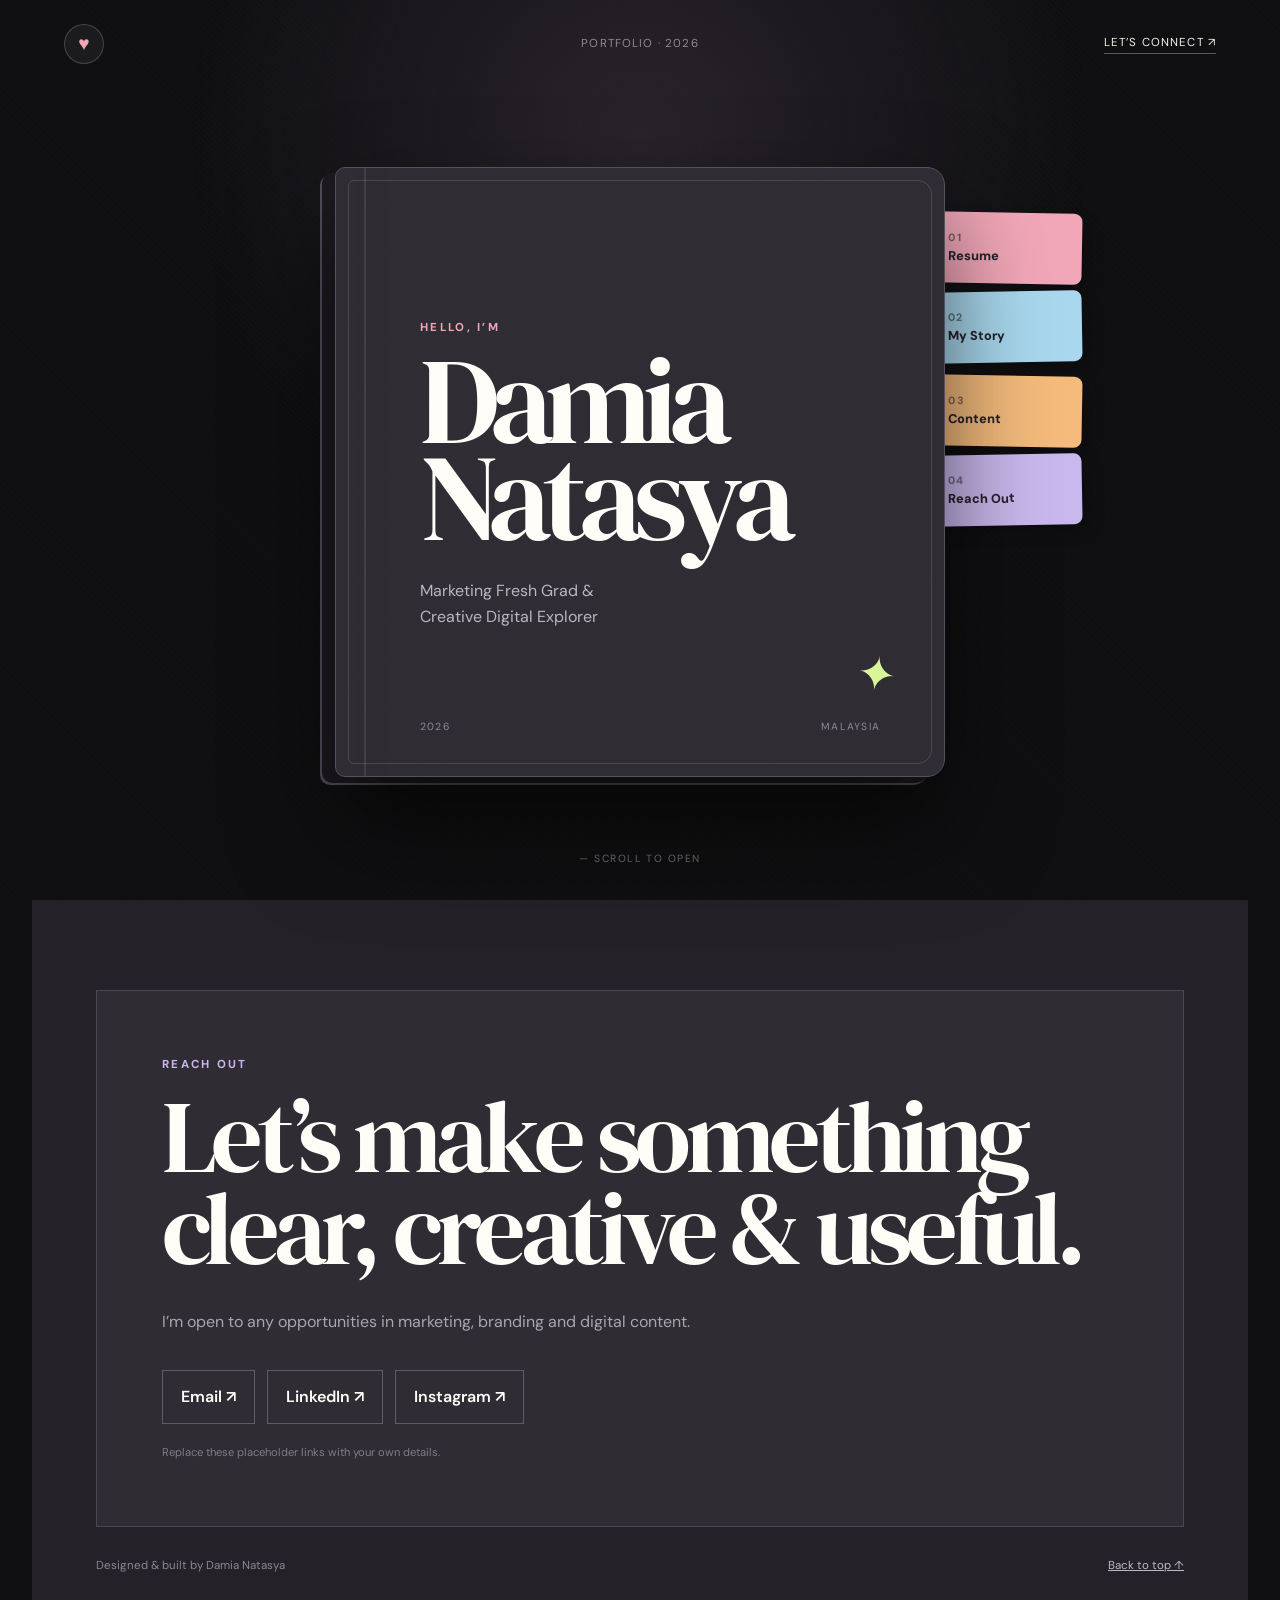
<file: index.html>
<!DOCTYPE html>
<html lang="en">
<head>
  <meta charset="UTF-8">
  <meta name="viewport" content="width=device-width, initial-scale=1.0">
  <meta name="description" content="Marketing and creative portfolio of Damia Natasya.">
  <title>Damia Natasya | Portfolio</title>
  <link rel="preconnect" href="https://fonts.googleapis.com">
  <link rel="preconnect" href="https://fonts.gstatic.com" crossorigin>
  <link href="https://fonts.googleapis.com/css2?family=DM+Sans:wght@400;500;600;700&family=DM+Serif+Display:ital@0;1&display=swap" rel="stylesheet">
  <link rel="stylesheet" href="style.css">
  <script src="script.js" defer></script>
</head>
<body>
  <a class="skip-link" href="#main-content">Skip to content</a>
  <header class="topbar">
    <a class="brand" href="index.html" aria-label="Back to home">♥</a>
    <p>Portfolio · 2026</p>
    <a class="topbar-link" href="index.html#reach-out">Let’s connect ↗</a>
  </header>

  <main id="main-content">
    <section class="hero" id="home" aria-labelledby="hero-title">
      <div class="book-scene reveal">
        <nav class="sticky-tabs" aria-label="Portfolio sections">
          <a class="tab pink" href="resume.html"><small>01</small>Resume</a>
          <a class="tab blue" href="story.html"><small>02</small>My Story</a>
          <a class="tab orange" href="content.html"><small>03</small>Content</a>
          <a class="tab purple" href="#reach-out"><small>04</small>Reach Out</a>
        </nav>
        <article class="book-cover">
          <div class="binding" aria-hidden="true"></div>
          <div class="cover-label">
            <p class="eyebrow">Hello, I’m</p>
            <h1 id="hero-title">Damia<br>Natasya</h1>
            <p class="role">Marketing Fresh Grad &amp;<br>Creative Digital Explorer</p>
          </div>
          <div class="cover-footer"><span>2026</span><span>Malaysia</span></div>
          <div class="spark" aria-hidden="true">✦</div>
        </article>
      </div>
      <p class="scroll-cue">— scroll to open</p>
    </section>

    <section class="contact reveal" id="reach-out" aria-labelledby="contact-title">
      <div class="contact-card"><p class="eyebrow">Reach out</p><h2 id="contact-title">Let’s make something<br>clear, creative &amp; useful.</h2><p>I’m open to any opportunities in marketing, branding and digital content.</p><div class="contact-links">
        <a href="mailto:damianatasyaqq@gmail.com">Email ↗</a>
        <a href="https://www.linkedin.com/in/damia-natasya-qaiyisa-8354473a7/" target="_blank" rel="noopener noreferrer">LinkedIn ↗</a>
        <a href="https://www.instagram.com/miaaasksksk/" target="_blank" rel="noopener noreferrer">Instagram ↗</a></div><small class="edit-note">Replace these placeholder links with your own details.</small></div>
      <footer><span>Designed &amp; built by Damia Natasya</span><a href="#home">Back to top ↑</a></footer>
    </section>
  </main>
</body>
</html>
</file>
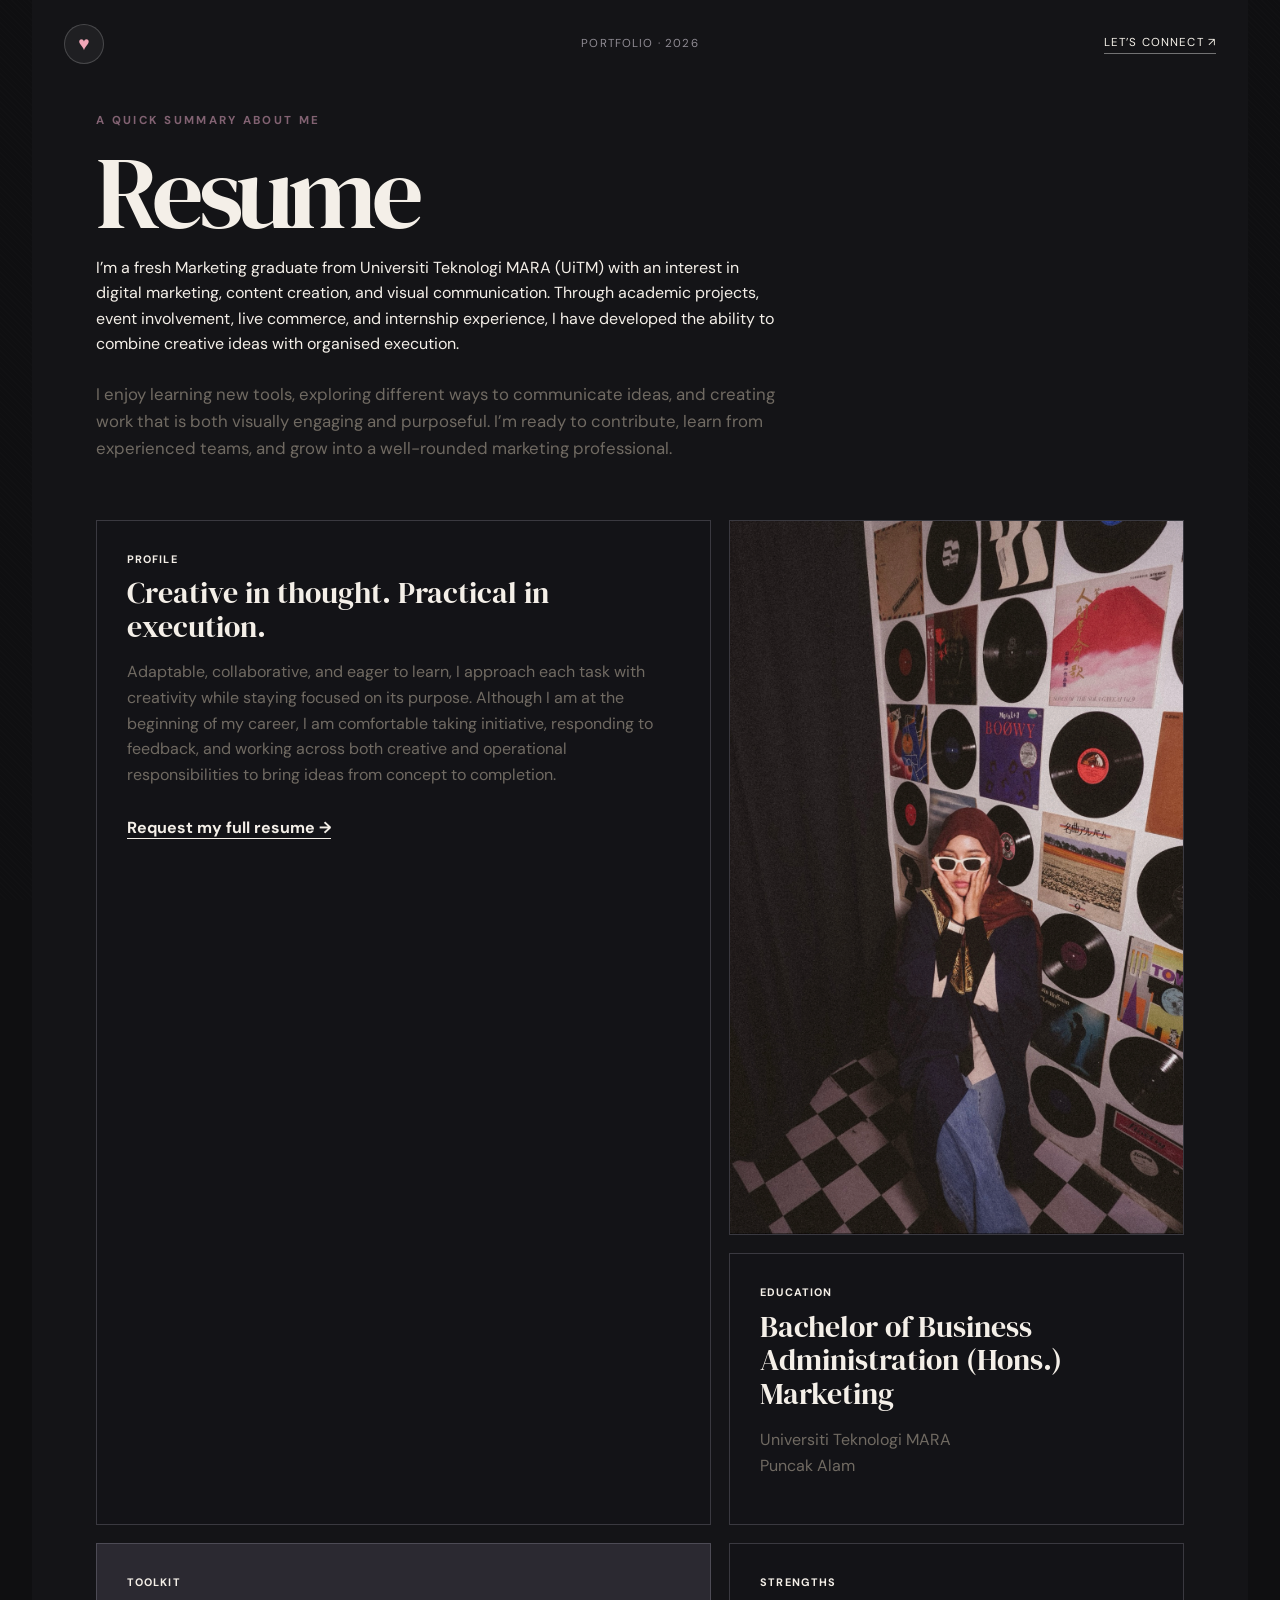
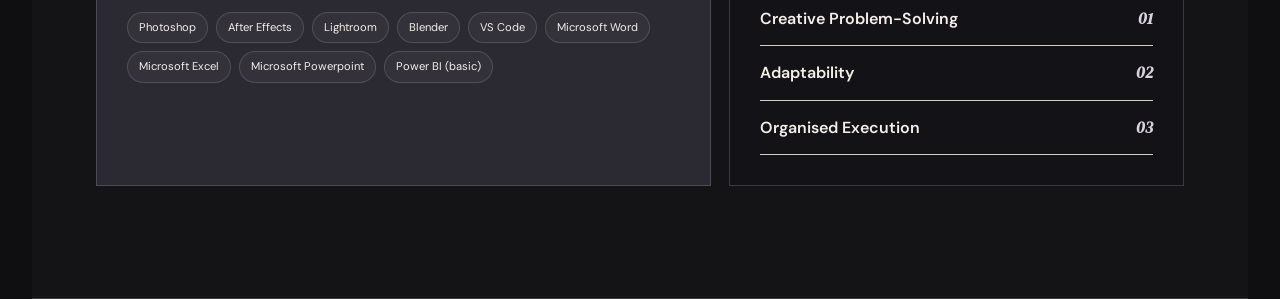
<file: resume.html>
<!DOCTYPE html>
<html lang="en">
<head>
  <meta charset="UTF-8">
  <meta name="viewport" content="width=device-width, initial-scale=1.0">
  <meta name="description" content="Marketing and creative portfolio of Damia Natasya.">
  <title>Damia Natasya | Portfolio</title>
  <link rel="preconnect" href="https://fonts.googleapis.com">
  <link rel="preconnect" href="https://fonts.gstatic.com" crossorigin>
  <link href="https://fonts.googleapis.com/css2?family=DM+Sans:wght@400;500;600;700&family=DM+Serif+Display:ital@0;1&display=swap" rel="stylesheet">
  <link rel="stylesheet" href="style.css">
  <script src="script.js" defer></script>
</head>
<body class="dark-page">
  <a class="skip-link" href="#main-content">Skip to content</a>
  <header class="topbar">
    <a class="brand" href="index.html" aria-label="Back to home">♥</a>
    <p>Portfolio · 2026</p>
    <a class="topbar-link" href="index.html#reach-out">Let’s connect ↗</a>
  </header>

  <section class="paper reveal" id="resume" aria-labelledby="resume-title">
      <span class="section-number"></span>
      <header class="section-heading">
        <p class="eyebrow">A quick summary about me</p><h2 id="resume-title">Resume</h2>
        <p>I’m a fresh Marketing graduate from Universiti Teknologi MARA (UiTM) with an interest in digital marketing, content creation, and visual communication. Through academic projects, event involvement, live commerce, and internship experience, I have developed the ability to combine creative ideas with organised execution.</p>
        <p>I enjoy learning new tools, exploring different ways to communicate ideas, and creating work that is both visually engaging and purposeful. I’m ready to contribute, learn from experienced teams, and grow into a well-rounded marketing professional.</p>
      </header>
      <div class="resume-grid">
        <article class="card intro-card">
          <p class="label">Profile</p>
          <h3>Creative in thought. Practical in execution.</h3>
          <p>Adaptable, collaborative, and eager to learn, I approach each task with creativity while staying focused on its purpose. Although I am at the beginning of my career, I am comfortable taking initiative, responding to feedback, and working across both creative and operational responsibilities to bring ideas from concept to completion.</p>
            <a href="index.html#reach-out">Request my full resume →</a></article>
        <div class="resume-side">
          <article class="card photo-card reveal">
            <img src="IMG_6069.webp" alt="my portrait">
          </article>
          <article class="card"><p class="label">Education</p><h3>Bachelor of Business Administration (Hons.) Marketing</h3><p>Universiti Teknologi MARA<br>Puncak Alam</p></article>
        </div>
        <article class="card accent"><p class="label">Toolkit</p><ul class="tags"><li>Photoshop</li><li>After Effects</li><li>Lightroom</li><li>Blender</li><li>VS Code</li><li>Microsoft Word</li><li>Microsoft Excel</li><li>Microsoft Powerpoint</li><li>Power BI (basic)</li></ul></article>
        <article class="card skills"><p class="label">Strengths</p><div><span>Creative Problem-Solving</span><i>01</i></div><div><span>Adaptability</span><i>02</i></div><div><span>Organised Execution</span><i>03</i></div></article>
      </div>
    </section>
</file>
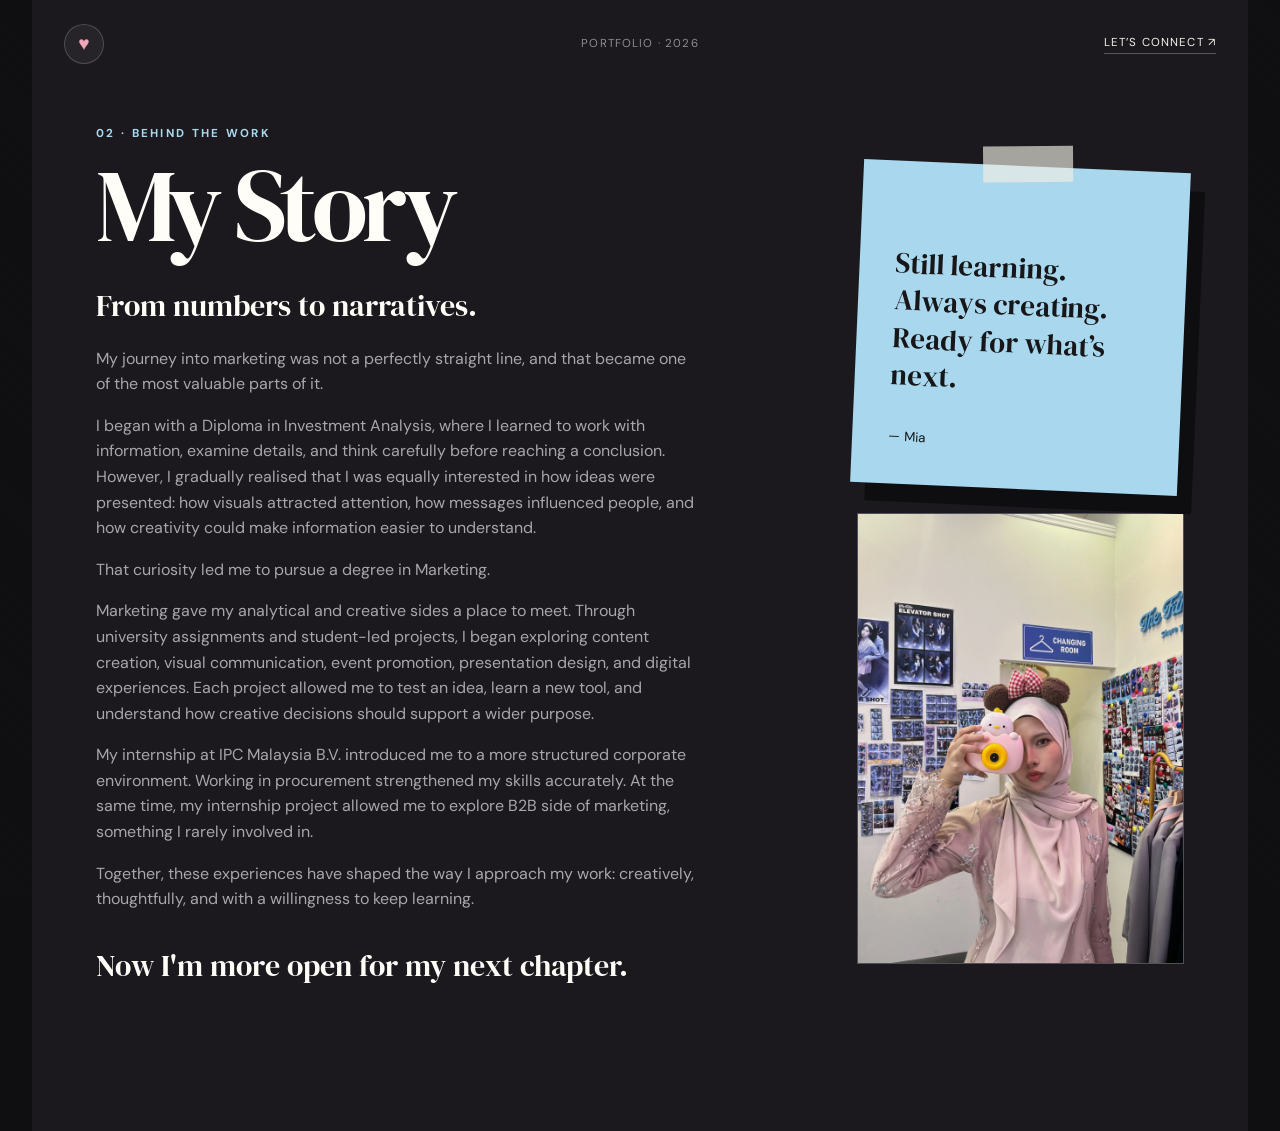
<file: story.html>
<!DOCTYPE html>
<html lang="en">
<head>
  <meta charset="UTF-8">
  <meta name="viewport" content="width=device-width, initial-scale=1.0">
  <meta name="description" content="Marketing and creative portfolio of Damia Natasya.">
  <title>Damia Natasya | Portfolio</title>
  <link rel="preconnect" href="https://fonts.googleapis.com">
  <link rel="preconnect" href="https://fonts.gstatic.com" crossorigin>
  <link href="https://fonts.googleapis.com/css2?family=DM+Sans:wght@400;500;600;700&family=DM+Serif+Display:ital@0;1&display=swap" rel="stylesheet">
  <link rel="stylesheet" href="style.css">
  <script src="script.js" defer></script>
</head>
<body>
  <a class="skip-link" href="#main-content">Skip to content</a>
  <header class="topbar">
    <a class="brand" href="index.html" aria-label="Back to home">♥</a>
    <p>Portfolio · 2026</p>
    <a class="topbar-link" href="index.html#reach-out">Let’s connect ↗</a>
  </header>

  <section class="story reveal" id="my-story" aria-labelledby="story-title">
      <div class="story-copy"><p class="eyebrow">02 · Behind the work</p>
        <h2 id="story-title">My Story</h2>
        <p class="lead">From numbers to narratives.</p>
        <p>My journey into marketing was not a perfectly straight line, and that became one of the most valuable parts of it.</p>
        <p>I began with a Diploma in Investment Analysis, where I learned to work with information, examine details, and think carefully before reaching a conclusion. However, I gradually realised that I was equally interested in how ideas were presented: how visuals attracted attention, how messages influenced people, and how creativity could make information easier to understand.</p>
        <p>That curiosity led me to pursue a degree in Marketing.</p>
        <p>Marketing gave my analytical and creative sides a place to meet. Through university assignments and student-led projects, I began exploring content creation, visual communication, event promotion, presentation design, and digital experiences. Each project allowed me to test an idea, learn a new tool, and understand how creative decisions should support a wider purpose.</p>
        <p>My internship at IPC Malaysia B.V. introduced me to a more structured corporate environment. Working in procurement strengthened my skills accurately. At the same time, my internship project allowed me to explore B2B side of marketing, something I rarely involved in.</p>
        <p>Together, these experiences have shaped the way I approach my work: creatively, thoughtfully, and with a willingness to keep learning.</p>
        <p class="lead">Now I'm more open for my next chapter.</p>
      </div>
      <div class="story-side">
        <aside class="story-note"><span class="tape"></span><p>Still learning.<br>Always creating.<br>Ready for what’s next.</p><small>— Mia</small></aside>
        <figure class="story-photo reveal">
          <img src="IMG_2775.webp" alt="my portrait">
        </figure>
      </div>
    </section>
</file>
<file: style.css>
:root{--ink:#171719;--night:#0f0f11;--paper:#f2eee5;--muted:#706a62;--lime:#d9f59a;--pink:#f2a7b8;--blue:#a9d8ee;--orange:#f4bb7c;--purple:#c9b8ed;--serif:"DM Serif Display",Georgia,serif;--sans:"DM Sans",Arial,sans-serif}*{box-sizing:border-box}html{scroll-behavior:smooth}body{margin:0;background:var(--night);color:var(--ink);font-family:var(--sans);line-height:1.6;overflow-x:hidden}body:before{content:"";position:fixed;inset:0;z-index:-1;pointer-events:none;background:radial-gradient(circle at 50% 15%,#29242b 0,transparent 45%),repeating-linear-gradient(45deg,rgba(255,255,255,.012) 0 1px,transparent 1px 4px)}a{color:inherit}.skip-link{position:fixed;z-index:100;top:12px;left:12px;padding:10px 14px;transform:translateY(-160%);background:var(--lime);font-weight:700}.skip-link:focus{transform:none}.topbar{position:absolute;z-index:10;top:0;left:0;width:100%;padding:24px 5vw;display:grid;grid-template-columns:1fr auto 1fr;align-items:center;color:#f5f1e9;font-size:.72rem;letter-spacing:.1em;text-transform:uppercase}.brand{display:inline-flex;align-items:center;justify-content:center;width:2.5rem;height:2.5rem;border-radius:50%;background:rgba(255,255,255,.05);border:1px solid rgba(255,255,255,.18);font-size:1.2rem;font-weight:700;line-height:1;text-decoration:none;letter-spacing:0;color:var(--pink);transition:transform .2s ease, box-shadow .2s ease}.brand:hover,.brand:focus-visible{transform:translateY(-1px);box-shadow:0 0 0 4px rgba(242,167,184,.15)}.topbar p{margin:0;color:#8f8b93}.topbar-link{justify-self:end;text-decoration:none;border-bottom:1px solid #59565d}.dark-page .topbar-link{color:#f5f1e9;border-color:rgba(255,255,255,.4)}.dark-page .paper,.dark-page .content,.dark-page .story,.dark-page .contact,.dark-page .card,.dark-page .project,.dark-page .story-note,.dark-page .content-strip article{background:rgba(19,19,23,.96);color:#f4efe8;border-color:rgba(214,209,227,.2);box-shadow:none}.dark-page .paper,.dark-page .content{background:#141417}.dark-page .section-heading h2,.dark-page .story h2,.dark-page .contact h2,.dark-page .card h3,.dark-page .project-info h3,.dark-page .story-note p,.dark-page .content-strip h3,.dark-page .story-copy p,.dark-page .contact-card p,.dark-page .contact-card a,.dark-page .project-info p,.dark-page .project-info small,.dark-page .card p,.dark-page .card li,.dark-page .card span,.dark-page .card i,.dark-page .story-note small,.dark-page .content-strip p,.dark-page .content-strip span,.dark-page .eyebrow,.dark-page .label,.dark-page .section-number{color:#f4efe8}.dark-page .eyebrow,.dark-page .label,.dark-page .section-number{color:#d7c8ff}.dark-page .card.accent{background:rgba(201,184,237,.12)}.dark-page .tags li{background:rgba(255,255,255,.04);border-color:rgba(214,209,227,.18);color:#f4efe8}.dark-page .skills i{color:#d7d2de}.dark-page .project-art{border-bottom-color:rgba(214,209,227,.2)}.dark-page .project-info small{background:rgba(255,255,255,.05);color:#e0d9f1}.dark-page .content-strip article{background:rgba(255,255,255,.02)}.dark-page .content-strip article:nth-child(2n){background:rgba(198,193,227,.12)}.dark-page .content-strip article:nth-child(3n){background:rgba(167,174,229,.1)}.dark-page .content-strip article:nth-child(4n){background:rgba(214,199,240,.08)}.dark-page .marquee{background:#c7c0e8;border-color:rgba(23,23,25,.12)}.dark-page .marquee div{color:#171719}.hero{min-height:100vh;padding:108px 8vw 64px;display:grid;place-items:center;position:relative;color:#fffdf8}.book-scene{position:relative;width:min(610px,72vw)}.book-cover{position:relative;z-index:2;min-height:610px;padding:62px 64px 40px 84px;overflow:hidden;display:flex;flex-direction:column;justify-content:space-between;background:#302c34;border:1px solid #57515d;border-radius:10px 18px 18px 10px;box-shadow:0 50px 100px #0009,-13px 6px 0 #1d1b20,-15px 8px 0 #56505c;isolation:isolate}.book-cover:before{content:"";position:absolute;inset:12px;border:1px solid #ffffff21;border-radius:6px 14px 14px 6px;z-index:-1}.book-cover:after{content:"";position:absolute;inset:0;opacity:.18;z-index:-2;background:repeating-linear-gradient(95deg,transparent 0 3px,#ffffff0a 3px 4px)}.binding{position:absolute;left:28px;inset-block:0;width:2px;background:#ffffff17;box-shadow:8px 0 18px #0003}.eyebrow{margin:0 0 16px;font-size:.72rem;font-weight:700;letter-spacing:.2em;text-transform:uppercase}.cover-label{margin:auto 0}.cover-label .eyebrow{color:var(--pink)}.cover-label h1{margin:0;color:#fffdf8;font:400 clamp(4.8rem,10vw,7.6rem)/.79 var(--serif);letter-spacing:-.065em}.role{margin:32px 0 0;color:#bbb6bf;line-height:1.65}.role + .role{margin-top:4px}.cover-footer{display:flex;justify-content:space-between;color:#8e8993;font-size:.65rem;letter-spacing:.12em;text-transform:uppercase}.spark{position:absolute;right:48px;bottom:62px;color:var(--lime);font-size:3rem;transform:rotate(10deg)}.sticky-tabs{position:absolute;z-index:1;top:44px;right:-137px;display:flex;flex-direction:column;gap:11px}.tab{width:165px;padding:17px 16px 16px 31px;color:#25222a;border-radius:3px 8px 8px 3px;text-decoration:none;font-size:.8rem;font-weight:800;box-shadow:8px 8px 15px #0003;transform-origin:left center;transition:.25s ease}.tab small{display:block;opacity:.55;letter-spacing:.14em}.tab:nth-child(odd){transform:rotate(1deg)}.tab:nth-child(even){transform:rotate(-1deg)}.tab:hover,.tab:focus-visible,.tab.active{transform:translateX(9px) rotate(.5deg);filter:brightness(1.05);outline:none}.pink{background:var(--pink)}.blue{background:var(--blue)}.lime{background:var(--lime)}.orange{background:var(--orange)}.purple{background:var(--purple)}.scroll-cue{position:absolute;bottom:22px;color:#77737a;font-size:.65rem;letter-spacing:.14em;text-transform:uppercase}.paper,.content,.story,.contact{position:relative;width:min(1240px,calc(100% - 5vw));margin:auto}.paper,.content{padding:112px max(5vw,42px);background:var(--paper)}.paper{border-bottom:1px solid #d2cabd}.section-number{position:absolute;top:44px;right:5vw;color:#aaa397;font:1rem var(--serif)}.section-heading{max-width:690px;margin-bottom:58px}.section-heading .eyebrow,.contact-card .eyebrow{color:#826272}.section-heading h2,.story h2,.contact h2{margin:0;font:400 clamp(3.7rem,8vw,7rem)/.9 var(--serif);letter-spacing:-.055em}.section-heading>p:last-child{margin:24px 0 0;color:var(--muted);font-size:1.05rem}.resume-grid{display:grid;grid-template-columns:1.15fr .85fr;gap:18px}.resume-side{display:grid;gap:18px}.card{min-height:230px;padding:30px;border:1px solid #cfc7ba;background:#ffffff52}.card h3,.project-info h3{margin:8px 0 14px;font:400 1.85rem/1.14 var(--serif)}.card p:not(.label),.project-info p:not(.label){color:var(--muted)}.label{margin:0;color:#8f887d;font-size:.66rem;font-weight:700;letter-spacing:.15em;text-transform:uppercase}.intro-card a{display:inline-block;margin-top:12px;font-weight:700;text-underline-offset:5px}.photo-card{padding:0;overflow:hidden;border:1px solid #cfc7ba;background:#f5f0ea;min-height:230px}.photo-card img,.story-photo img{display:block;width:100%;height:100%;object-fit:cover;opacity:0.96;transition:transform .7s ease,opacity .7s ease,filter .7s ease}.photo-card:hover img,.story-photo:hover img{transform:scale(1.04);opacity:.8;filter:saturate(1.1)}.accent{background:var(--lime);border-color:#c3dc8b}.tags{display:flex;flex-wrap:wrap;gap:8px;padding:0;margin:20px 0;list-style:none}.tags li,.project-info small{padding:6px 11px;border:1px solid #1717193b;border-radius:999px;font-size:.7rem}.skills div{display:flex;justify-content:space-between;padding:14px 0;border-bottom:1px solid #d4ccbf;font-weight:600}.skills i{color:#9c9589;font-family:var(--serif)}.story{padding:125px max(5vw,42px);display:grid;grid-template-columns:1.3fr .7fr;gap:12vw;align-items:center;color:#fffdf8;background:#1b191d}.story-copy{max-width:650px}.story-side{display:grid;gap:24px}.story .eyebrow{color:var(--blue)}.story .lead{margin:35px 0 22px;font:1.85rem/1.25 var(--serif)}.story-copy>p:not(.eyebrow):not(.lead){color:#aaa5ad}.story-note{position:relative;padding:55px 36px 35px;color:var(--ink);background:var(--blue);box-shadow:15px 18px 0 #0e0d0f;transform:rotate(2.5deg)}.story-note p{font:1.8rem/1.3 var(--serif)}.story-photo{margin:0;overflow:hidden;border:1px solid rgba(214,209,227,.25);background:#232227;min-height:250px}.story-photo img{min-height:250px}.tape{position:absolute;top:-20px;left:50%;width:90px;height:36px;transform:translateX(-50%) rotate(-3deg);background:#f2eee5a6}.split{display:flex;max-width:none;justify-content:space-between;gap:40px;align-items:end}.split>p{max-width:410px}.project-grid{display:grid;grid-template-columns:1fr 1fr;gap:22px}.project{border:1px solid #cec6b9;background:#eee8dc}.featured{grid-row:span 2}.project-art{min-height:230px;padding:25px;display:flex;flex-direction:column;justify-content:center;align-items:center;overflow:hidden}.featured .project-art{min-height:445px}.art-ipc{color:#f7e8e4;background:#7b394d}.art-ipc span{font:7rem/.8 var(--serif)}.art-ipc b{margin-left:120px;color:var(--lime);letter-spacing:.5em}.art-kick{color:#fff;background:repeating-linear-gradient(45deg,#121214 0 20px,#202025 20px 40px)}.art-kick span{font-size:3rem;font-weight:800;letter-spacing:-.08em}.art-kick b{color:var(--orange);letter-spacing:.45em}.art-bloom{color:#723c58;background:#e9a9c3}.art-bloom span{font:3rem var(--serif)}.art-bloom b{font-size:2rem}.project-info{padding:27px}.project-info small{display:inline-block;margin-top:8px}.content{background:var(--orange);overflow:hidden}.content .section-heading>p:last-child{color:#5f4f43}.content-strip{display:grid;grid-template-columns:repeat(4,1fr);border-block:1px solid #1717194d}.content-strip article{min-height:210px;padding:28px 25px;border-right:1px solid #1717194d}.content-strip article:last-child{border:0}.content-strip h3{margin:38px 0 5px}.content-strip p{color:#685344;font-size:.84rem}.marquee{width:calc(100% + 10vw);margin:100px -5vw -65px;overflow:hidden;white-space:nowrap;color:#1717192e;font:clamp(4rem,9vw,8rem)/1 var(--serif)}.marquee div{width:max-content;animation:marquee 28s linear infinite}@keyframes marquee{to{transform:translateX(-50%)}}.contact{margin-bottom:5vw;padding:7vw max(5vw,42px) 30px;color:#fffdf8;background:#242128}.contact-card{padding:65px;border:1px solid #4b4650;background:#302c34}.contact-card .eyebrow{color:var(--purple)}.contact-card>p:not(.eyebrow){max-width:580px;margin:35px 0;color:#aaa5ad}.contact-links{display:flex;flex-wrap:wrap;gap:12px}.contact-links a{padding:13px 18px;border:1px solid #615b67;text-decoration:none;font-weight:600;transition:.2s}.contact-links a:hover,.contact-links a:focus-visible{color:var(--ink);background:var(--lime);outline:none}.edit-note{display:block;margin-top:20px;color:#817b85;font-size:.7rem}footer{display:flex;justify-content:space-between;padding-top:30px;color:#8c8790;font-size:.72rem}footer a{color:#bdb8c2}.reveal{opacity:0;transform:translateY(30px);transition:opacity .8s ease,transform .8s cubic-bezier(.2,.7,.2,1)}.reveal.visible{opacity:1;transform:none}
@media(max-width:800px){.topbar{grid-template-columns:1fr 1fr}.topbar p{display:none}.hero{min-height:auto;padding:115px 22px 90px}.book-scene{width:min(530px,90vw);padding-bottom:105px}.book-cover{min-height:520px;padding:48px 38px 32px 60px}.cover-label h1{font-size:clamp(4rem,20vw,6rem)}.sticky-tabs{z-index:3;top:auto;right:0;bottom:0;left:0;flex-direction:row;gap:5px;overflow-x:auto;padding:3px 3px 12px}.tab{flex:0 0 112px;width:auto;min-height:80px;padding:16px 10px;text-align:center;border-radius:4px;transform:none!important}.tab:hover,.tab:focus-visible,.tab.active{transform:translateY(-7px)!important}.scroll-cue{display:none}.paper,.content,.story,.contact{width:100%;padding:90px 24px}.resume-grid,.story,.project-grid{grid-template-columns:1fr}.story{gap:70px}.story-note{max-width:390px}.split{display:block}.project .project-art,.featured .project-art{min-height:300px}.featured{grid-row:auto}.content-strip{grid-template-columns:1fr 1fr}.content-strip article:nth-child(2){border-right:0}.content-strip article:nth-child(-n+2){border-bottom:1px solid #1717194d}.contact{margin-bottom:0}.contact-card{padding:42px 24px}.contact-links{flex-direction:column}.contact-links a{display:flex;justify-content:space-between}}
@media(max-width:480px){.topbar{padding:20px}.topbar-link{font-size:.64rem}.book-cover{min-height:450px;padding-left:48px}.cover-footer{gap:12px}.spark{right:24px}.section-heading h2,.story h2,.contact h2{font-size:3.4rem}.card{padding:24px}.content-strip{grid-template-columns:1fr}.content-strip article{min-height:165px;border-right:0;border-bottom:1px solid #1717194d}.content-strip h3{margin-top:18px}footer{flex-direction:column;gap:8px}}
@media(prefers-reduced-motion:reduce){html{scroll-behavior:auto}*,*:before,*:after{animation-duration:.01ms!important;animation-iteration-count:1!important;transition-duration:.01ms!important}.reveal{opacity:1;transform:none}}

/* Content showcase */
.content-page{padding:125px 5vw 70px}.content-tabs{position:sticky;top:18px;z-index:5;width:min(900px,100%);margin:0 auto 100px;display:flex;justify-content:center;gap:6px}.content-tabs .tab{min-height:66px}.content-intro{max-width:1120px;margin:0 auto 110px;color:#f5f1e9}.content-intro h1{margin:12px 0 20px;font-family:var(--serif);font-size:clamp(4.2rem,10vw,9rem);font-weight:400;line-height:.86;letter-spacing:-.03em}.content-intro h1 em,.showcase-heading h2 em{color:var(--lime);font-style:italic}.intro-copy{max-width:420px;margin-left:34%;color:#aaa5ae;font-size:1.05rem}.showcase-section{width:min(1120px,100%);margin:0 auto 34px;padding:clamp(34px,5vw,70px);border-radius:4px}.dark-panel{background:#18181d;border:1px solid rgba(214,209,227,.2);color:#f4efe8}.showcase-heading{display:grid;grid-template-columns:1fr 260px;gap:40px;align-items:end;margin-bottom:45px}.showcase-heading h2{margin:8px 0 0;font-family:var(--serif);font-size:clamp(3.2rem,6vw,6rem);font-weight:400;line-height:.9}.showcase-heading>p{margin:0;color:#9e9aa2;font-size:.92rem}.paper .showcase-heading>p{color:#77727b}.coverflow,.video-carousel{position:relative;display:grid;grid-template-columns:48px minmax(0,1fr) 48px;align-items:center;gap:14px}.coverflow-track{position:relative;height:550px;perspective:1000px}.coverflow-slide{position:absolute;top:50%;left:50%;width:min(35%,270px);margin:0;transform:translate(-50%,-50%);opacity:0;z-index:0;transition:transform .55s ease,opacity .55s ease,filter .55s ease;pointer-events:none}.coverflow-slide img{display:block;width:100%;aspect-ratio:3/4;object-fit:cover;border-radius:2px}.coverflow-slide figcaption{margin-top:9px;color:#908c93;font-size:.68rem;letter-spacing:.12em;text-transform:uppercase}.coverflow-slide.prev{transform:translate(calc(-50% - 185px),-50%) scale(.78) rotateY(18deg);filter:blur(4px);opacity:.45;z-index:1}.coverflow-slide.active{transform:translate(-50%,-50%);filter:none;opacity:1;z-index:3}.coverflow-slide.next{transform:translate(calc(-50% + 185px),-50%) scale(.78) rotateY(-18deg);filter:blur(4px);opacity:.45;z-index:1}.carousel-arrow{width:42px;height:42px;border:1px solid rgba(23,23,25,.3);border-radius:50%;background:transparent;color:inherit;font:inherit;font-size:1.35rem;cursor:pointer;transition:background .2s ease,transform .2s ease}.dark-panel .carousel-arrow{border-color:rgba(255,255,255,.3)}.carousel-arrow:hover,.carousel-arrow:focus-visible{background:var(--lime);color:var(--ink);transform:translateY(-2px)}.landscape-coverflow .coverflow-track{height:470px}.landscape-coverflow .coverflow-slide{width:min(60%,620px)}.landscape-coverflow .coverflow-slide img{aspect-ratio:16/9}.landscape-coverflow .coverflow-slide.prev{transform:translate(calc(-50% - 290px),-50%) scale(.72) rotateY(18deg)}.landscape-coverflow .coverflow-slide.next{transform:translate(calc(-50% + 290px),-50%) scale(.72) rotateY(-18deg)}.video-stage{position:relative;aspect-ratio:16/9;border:1px solid rgba(255,255,255,.25);background:#09090b;overflow:hidden}.video-slide{display:none;height:100%;margin:0}.video-slide.active{display:block;animation:video-in .45s ease both}.video-slide video{display:block;width:100%;height:calc(100% - 35px);object-fit:cover}.video-slide p{margin:7px 16px 0;color:#aaa5ae;font-size:.7rem;letter-spacing:.12em;text-transform:uppercase}.browser-grid{display:grid;grid-template-columns:repeat(2,1fr);gap:22px}.browser-card{background:#202025;border:1px solid rgba(255,255,255,.15);padding:14px}.browser-window{overflow:hidden;background:#f2eee5}.browser-bar{display:flex;align-items:center;gap:18px;height:38px;padding:0 12px;background:#d8d2c9}.window-dots{display:flex;gap:5px}.window-dots i{width:8px;height:8px;border-radius:50%;background:#f2a7b8}.window-dots i:nth-child(2){background:#f4bb7c}.window-dots i:nth-child(3){background:#a9d8ee}.address-bar{flex:1;padding:3px 12px;border-radius:20px;background:rgba(255,255,255,.55);color:#6d6862;font-size:.65rem}.browser-window img{display:block;width:100%;aspect-ratio:16/10;object-fit:cover}.browser-info{display:flex;justify-content:space-between;gap:18px;align-items:end;padding:20px 4px 3px}.browser-info h3{margin:3px 0 10px;font-family:var(--serif);font-size:2rem;font-weight:400}.label{margin:0;color:#a9d8ee;font-size:.68rem;letter-spacing:.1em;text-transform:uppercase}.tech-tags{display:flex;flex-wrap:wrap;gap:6px}.tech-tags span{padding:3px 8px;border:1px solid rgba(255,255,255,.22);border-radius:20px;color:#aaa5ae;font-size:.65rem}.external-link{display:flex;align-items:center;justify-content:center;width:40px;height:40px;border:1px solid rgba(255,255,255,.3);border-radius:50%;color:var(--lime);font-size:1.3rem;text-decoration:none}.external-link:hover,.external-link:focus-visible{background:var(--lime);color:var(--ink)}@keyframes video-in{from{opacity:0;transform:scale(1.02)}to{opacity:1;transform:scale(1)}}
@media(max-width:800px){.content-page{padding:105px 22px 50px}.content-tabs{top:auto;bottom:10px;margin-bottom:70px;justify-content:flex-start}.content-tabs .tab{flex:1 0 105px}.content-intro{margin-bottom:72px}.intro-copy{margin-left:0}.showcase-heading{display:block;margin-bottom:28px}.showcase-heading>p{max-width:360px;margin-top:22px}.coverflow-track{height:470px}.coverflow-slide{width:min(44%,230px)}.coverflow-slide.prev{transform:translate(calc(-50% - 110px),-50%) scale(.72)}.coverflow-slide.next{transform:translate(calc(-50% + 110px),-50%) scale(.72)}.landscape-coverflow .coverflow-slide{width:min(70%,480px)}.landscape-coverflow .coverflow-slide.prev{transform:translate(calc(-50% - 145px),-50%) scale(.68)}.landscape-coverflow .coverflow-slide.next{transform:translate(calc(-50% + 145px),-50%) scale(.68)}.browser-grid{grid-template-columns:1fr}}
@media(max-width:480px){.content-page{padding-right:16px;padding-left:16px}.showcase-section{padding:30px 20px}.coverflow,.video-carousel{grid-template-columns:34px minmax(0,1fr) 34px;gap:5px}.carousel-arrow{width:34px;height:34px;font-size:1rem}.coverflow-track{height:395px}.coverflow-slide{width:52%}.coverflow-slide.prev{transform:translate(calc(-50% - 76px),-50%) scale(.68)}.coverflow-slide.next{transform:translate(calc(-50% + 76px),-50%) scale(.68)}.landscape-coverflow .coverflow-track{height:280px}.landscape-coverflow .coverflow-slide{width:84%}.landscape-coverflow .coverflow-slide.prev{transform:translate(calc(-50% - 90px),-50%) scale(.62)}.landscape-coverflow .coverflow-slide.next{transform:translate(calc(-50% + 90px),-50%) scale(.62)}}

/* Shared showcase sliders */
.gallery-shell{display:grid;grid-template-columns:42px minmax(0,1fr) 42px;align-items:center;gap:14px;width:100%}
.gallery-track{display:flex;gap:18px;min-width:0;overflow-x:auto;padding:8px 4px 18px;scroll-snap-type:x mandatory;scroll-behavior:smooth;scrollbar-width:thin;scrollbar-color:var(--lime) transparent}
.gallery-card,.video-card{flex:0 0 auto;margin:0;scroll-snap-align:center}
.gallery-card{width:min(290px,72vw);overflow:hidden}
.gallery-card img{display:block;width:100%;height:450px;object-fit:cover;border-radius:2px}
.gallery-card.landscape{width:min(640px,82vw)}
.gallery-card.landscape img{height:auto;max-height:480px;aspect-ratio:16 / 10;object-fit:cover}
.gallery-card figcaption{margin-top:9px;color:var(--muted);font-size:.68rem;letter-spacing:.12em;text-transform:uppercase}
.dark-panel .gallery-card figcaption,.dark-panel .video-card>div:last-child{color:#aaa5ae}
.gallery-arrow{display:grid;place-items:center;width:42px;height:42px;padding:0;border:1px solid currentColor;border-radius:50%;background:transparent;color:inherit;font:inherit;font-size:1.2rem;line-height:1;cursor:pointer;transition:background .2s ease,color .2s ease,transform .2s ease}
.gallery-arrow:hover,.gallery-arrow:focus-visible{background:var(--lime);color:var(--ink);transform:translateY(-2px)}
.video-gallery .gallery-track{align-items:flex-start}
.video-gallery .gallery-track:has(.video-card:not([hidden]):only-child){justify-content:center}
.video-gallery:has(.gallery-track .video-card:not([hidden]):only-child) .gallery-arrow{visibility:hidden}
.video-card{width:min(560px,78vw)}
.video-card.square{width:min(390px,68vw)}
.video-card.vertical{width:min(280px,58vw)}
.video-frame{position:relative;width:100%;aspect-ratio:16 / 9;overflow:hidden;background:#0b0b0d;border-radius:2px}
.video-card.square .video-frame{aspect-ratio:1}
.video-card.vertical .video-frame{aspect-ratio:9 / 16}
.video-frame video{display:block;width:100%;height:100%;object-fit:contain;background:#0b0b0d}
.video-card>div:last-child{padding-top:12px;color:#f4efe8}
.video-card>div:last-child span{font-size:.68rem;letter-spacing:.12em;color:#aaa5ae}
.video-card h3{margin:3px 0 0;font-size:1.2rem;font-weight:500}
.video-gallery .load-video{position:absolute;right:50%;bottom:50%;transform:translate(50%,50%);padding:9px 14px;border:1px solid var(--lime);border-radius:999px;background:var(--lime);color:var(--ink);font:inherit;font-size:.75rem;cursor:pointer}
.video-card[hidden]{display:none}
.gallery-card img{cursor:zoom-in}
.gallery-card img:focus-visible{outline:3px solid var(--lime);outline-offset:4px}
.lightbox-open{overflow:hidden}
.image-lightbox{position:fixed;inset:0;z-index:100;display:grid;place-items:center;padding:clamp(60px,8vw,100px);background:rgba(8,8,10,.94)}
.image-lightbox[hidden]{display:none}
.lightbox-image{display:block;width:auto;max-width:92vw;height:auto;max-height:88vh;object-fit:contain;box-shadow:0 18px 60px rgba(0,0,0,.5)}
.lightbox-back{position:absolute;top:24px;left:24px;display:grid;place-items:center;width:46px;height:46px;padding:0;border:1px solid rgba(255,255,255,.6);border-radius:50%;background:rgba(255,255,255,.08);color:#fff;font:inherit;font-size:1.35rem;line-height:1;cursor:pointer}
.lightbox-back:hover,.lightbox-back:focus-visible{background:var(--lime);border-color:var(--lime);color:var(--ink);outline:none}

@media(max-width:800px){.gallery-shell{grid-template-columns:34px minmax(0,1fr) 34px;gap:7px}.gallery-arrow{width:34px;height:34px;font-size:1rem}.gallery-card img{height:390px}.gallery-card.landscape img{max-height:360px}.video-card{width:min(470px,78vw)}.video-card.square{width:min(330px,68vw)}.video-card.vertical{width:min(240px,58vw)}}

.coverflow-slide{will-change:transform,opacity;transition:transform .32s ease,opacity .32s ease;backface-visibility:hidden}.coverflow-slide:not(.prev):not(.active):not(.next){visibility:hidden}.coverflow-slide img{backface-visibility:hidden}
.carousel-item{height:480px;width:min(420px,80vw);overflow:hidden;transform:translateZ(0);will-change:transform,filter,opacity;backface-visibility:hidden;position:relative;background:var(--night);border-radius:2px}.carousel-item::before{content:"";position:absolute;inset:0;background-image:var(--carousel-bg-image);background-size:cover;background-position:center;filter:blur(20px);opacity:0.35;transform:scale(1.1);z-index:0}.carousel-item img{width:100%;height:100%;object-fit:contain;position:relative;z-index:1}.carousel-item figcaption{position:absolute;right:10px;bottom:8px;left:10px;margin:0;text-shadow:0 1px 8px rgba(0,0,0,.7);z-index:2}.landscape-coverflow .carousel-item{height:360px;width:min(640px,90vw)}.landscape-coverflow .carousel-item img{aspect-ratio:auto}.video-filters{display:flex;flex-wrap:wrap;gap:8px;margin:-20px 0 24px}.video-filter{padding:8px 15px;border:1px solid rgba(255,255,255,.25);border-radius:999px;background:transparent;color:#aaa5ae;font:inherit;font-size:.72rem;cursor:pointer;transition:background .2s ease,color .2s ease,border-color .2s ease}.video-filter:hover,.video-filter:focus-visible,.video-filter.active{border-color:var(--lime);background:var(--lime);color:var(--ink)}.video-stage{aspect-ratio:16 / 9;transition:aspect-ratio .35s ease}.video-stage.square-format{aspect-ratio:1 / 1}.video-slide{height:100%}.video-slide video{height:calc(100% - 35px);object-fit:cover}
#graphic-design .carousel-item{height:480px}

/* Keep mixed-ratio media inside stable showcase frames. */
.coverflow-slide.carousel-item{width:min(420px,80vw,100%);height:480px;overflow:hidden;transform:translateZ(0);will-change:transform,filter,opacity;backface-visibility:hidden}
.coverflow-slide.carousel-item::before{content:"";position:absolute;inset:0;background-image:var(--carousel-bg-image);background-size:cover;background-position:center;filter:blur(20px);opacity:.35;transform:scale(1.1);z-index:0}
.coverflow-slide.carousel-item img{display:block;width:100%;height:100%;aspect-ratio:auto;object-fit:contain;position:relative;z-index:1;backface-visibility:hidden}
.coverflow-slide.carousel-item.prev{transform:translate(calc(-50% - 185px),-50%) translateZ(0) scale(.78) rotateY(18deg)}
.coverflow-slide.carousel-item.active{transform:translate(-50%,-50%) translateZ(0)}
.coverflow-slide.carousel-item.next{transform:translate(calc(-50% + 185px),-50%) translateZ(0) scale(.78) rotateY(-18deg)}
.landscape-coverflow .coverflow-slide.carousel-item{width:min(640px,90vw,100%);height:360px}

.video-stage{width:100%;overflow:hidden}
.video-slide{width:100%;height:100%;overflow:hidden}
.video-slide video{display:block;width:100%;height:calc(100% - 35px);object-fit:contain;background:#0f0f11}

.browser-grid{grid-template-columns:minmax(0,1fr)}
.browser-card,.browser-window{width:100%;min-width:0}
.browser-window img{display:block;width:100%;height:auto;aspect-ratio:1200 / 760;object-fit:cover}

@media(max-width:800px){
	.coverflow-slide.carousel-item.prev{transform:translate(calc(-50% - 110px),-50%) translateZ(0) scale(.72)}
	.coverflow-slide.carousel-item.next{transform:translate(calc(-50% + 110px),-50%) translateZ(0) scale(.72)}
	.landscape-coverflow .coverflow-slide.carousel-item.prev{transform:translate(calc(-50% - 145px),-50%) translateZ(0) scale(.68)}
	.landscape-coverflow .coverflow-slide.carousel-item.next{transform:translate(calc(-50% + 145px),-50%) translateZ(0) scale(.68)}
}

@media(max-width:480px){
	.coverflow-track{overflow:hidden}
	.coverflow-slide.carousel-item.prev{transform:translate(calc(-50% - 76px),-50%) translateZ(0) scale(.68)}
	.coverflow-slide.carousel-item.next{transform:translate(calc(-50% + 76px),-50%) translateZ(0) scale(.68)}
	.landscape-coverflow .coverflow-slide.carousel-item.prev{transform:translate(calc(-50% - 90px),-50%) translateZ(0) scale(.62)}
	.landscape-coverflow .coverflow-slide.carousel-item.next{transform:translate(calc(-50% + 90px),-50%) translateZ(0) scale(.62)}
}
</file>
